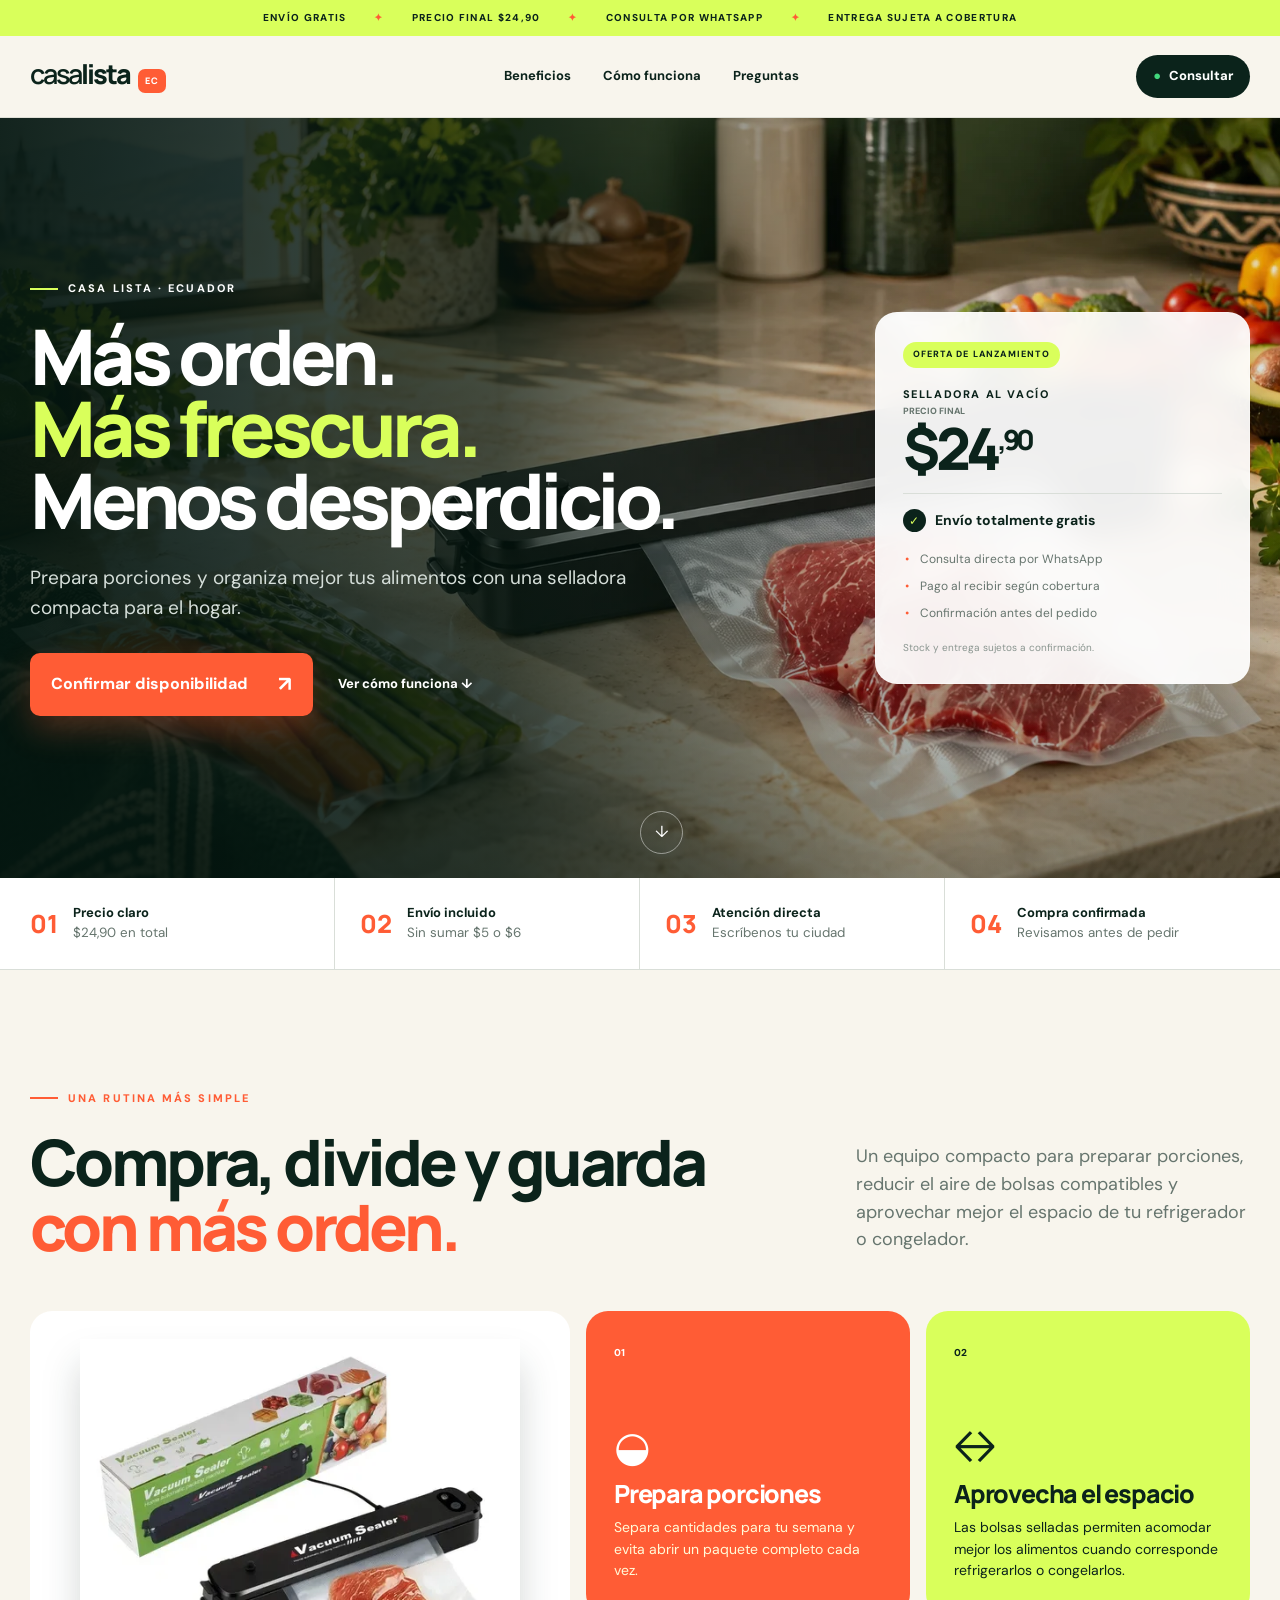
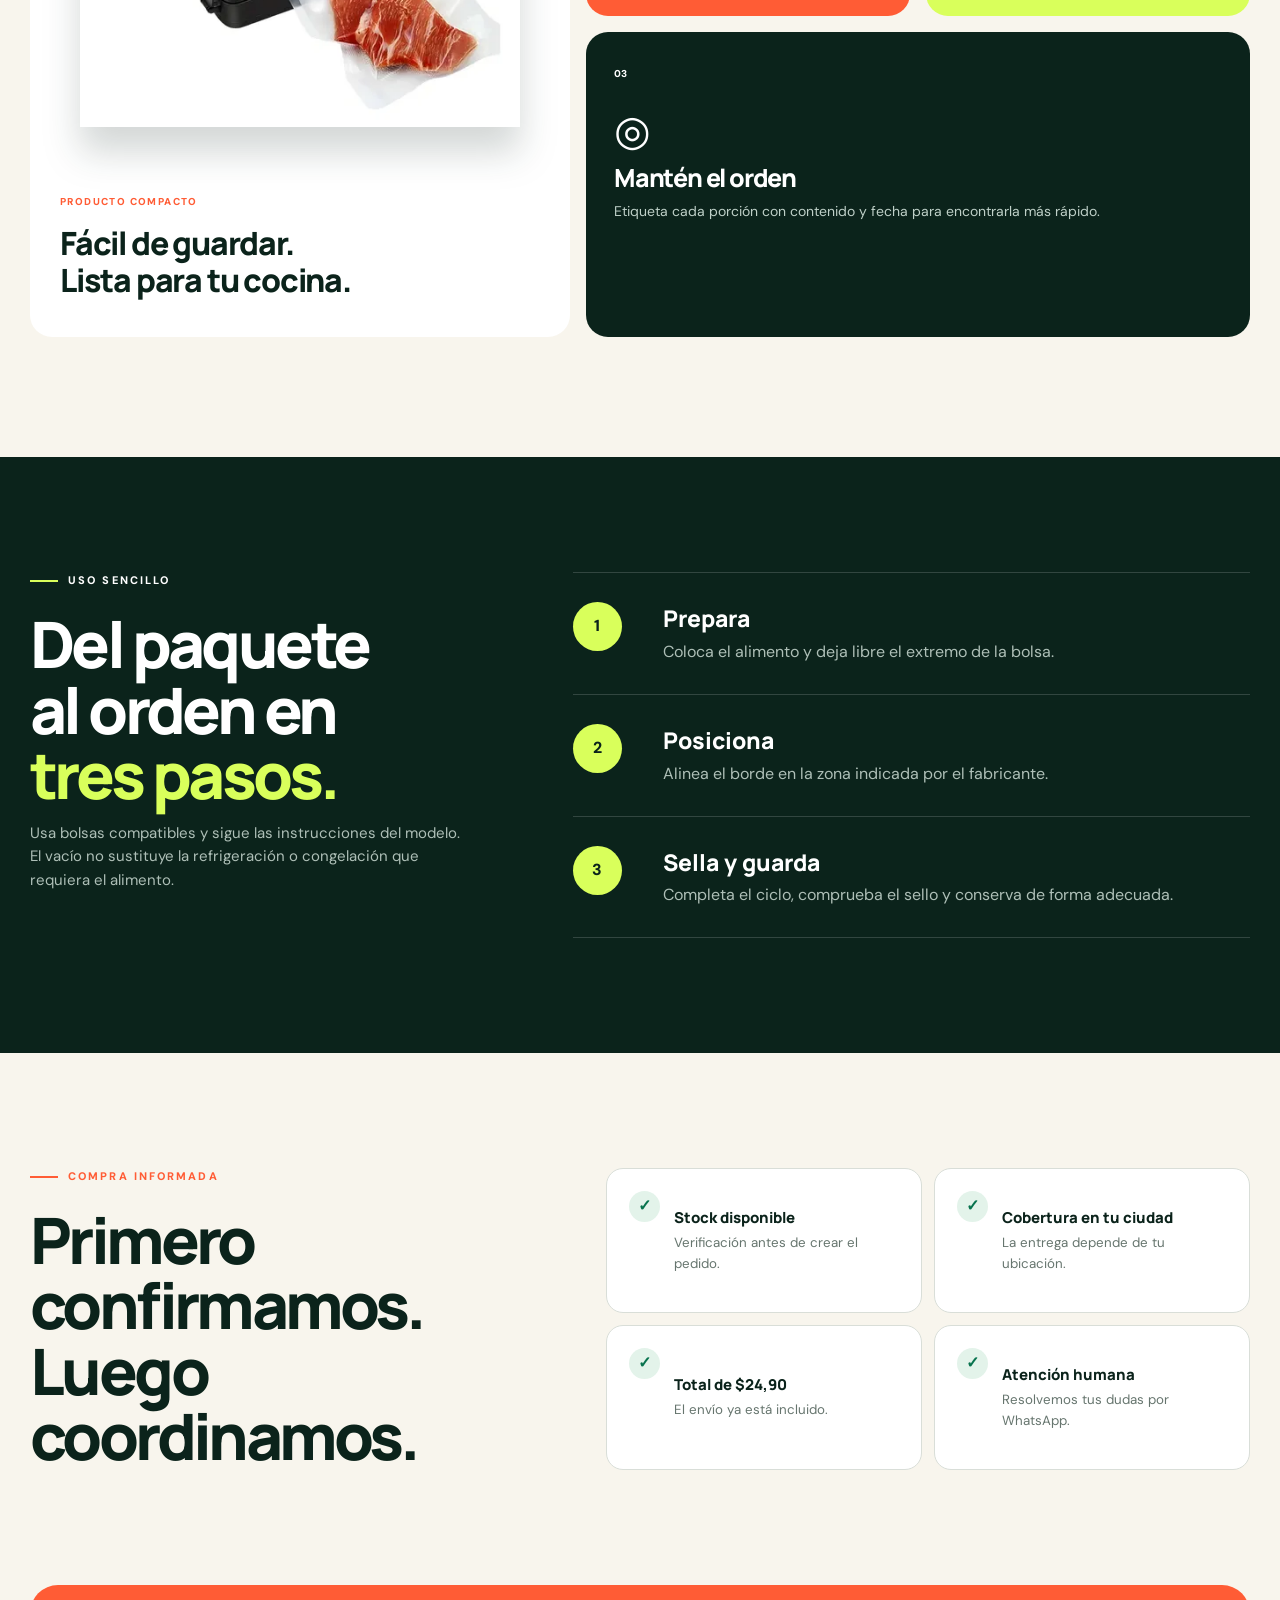
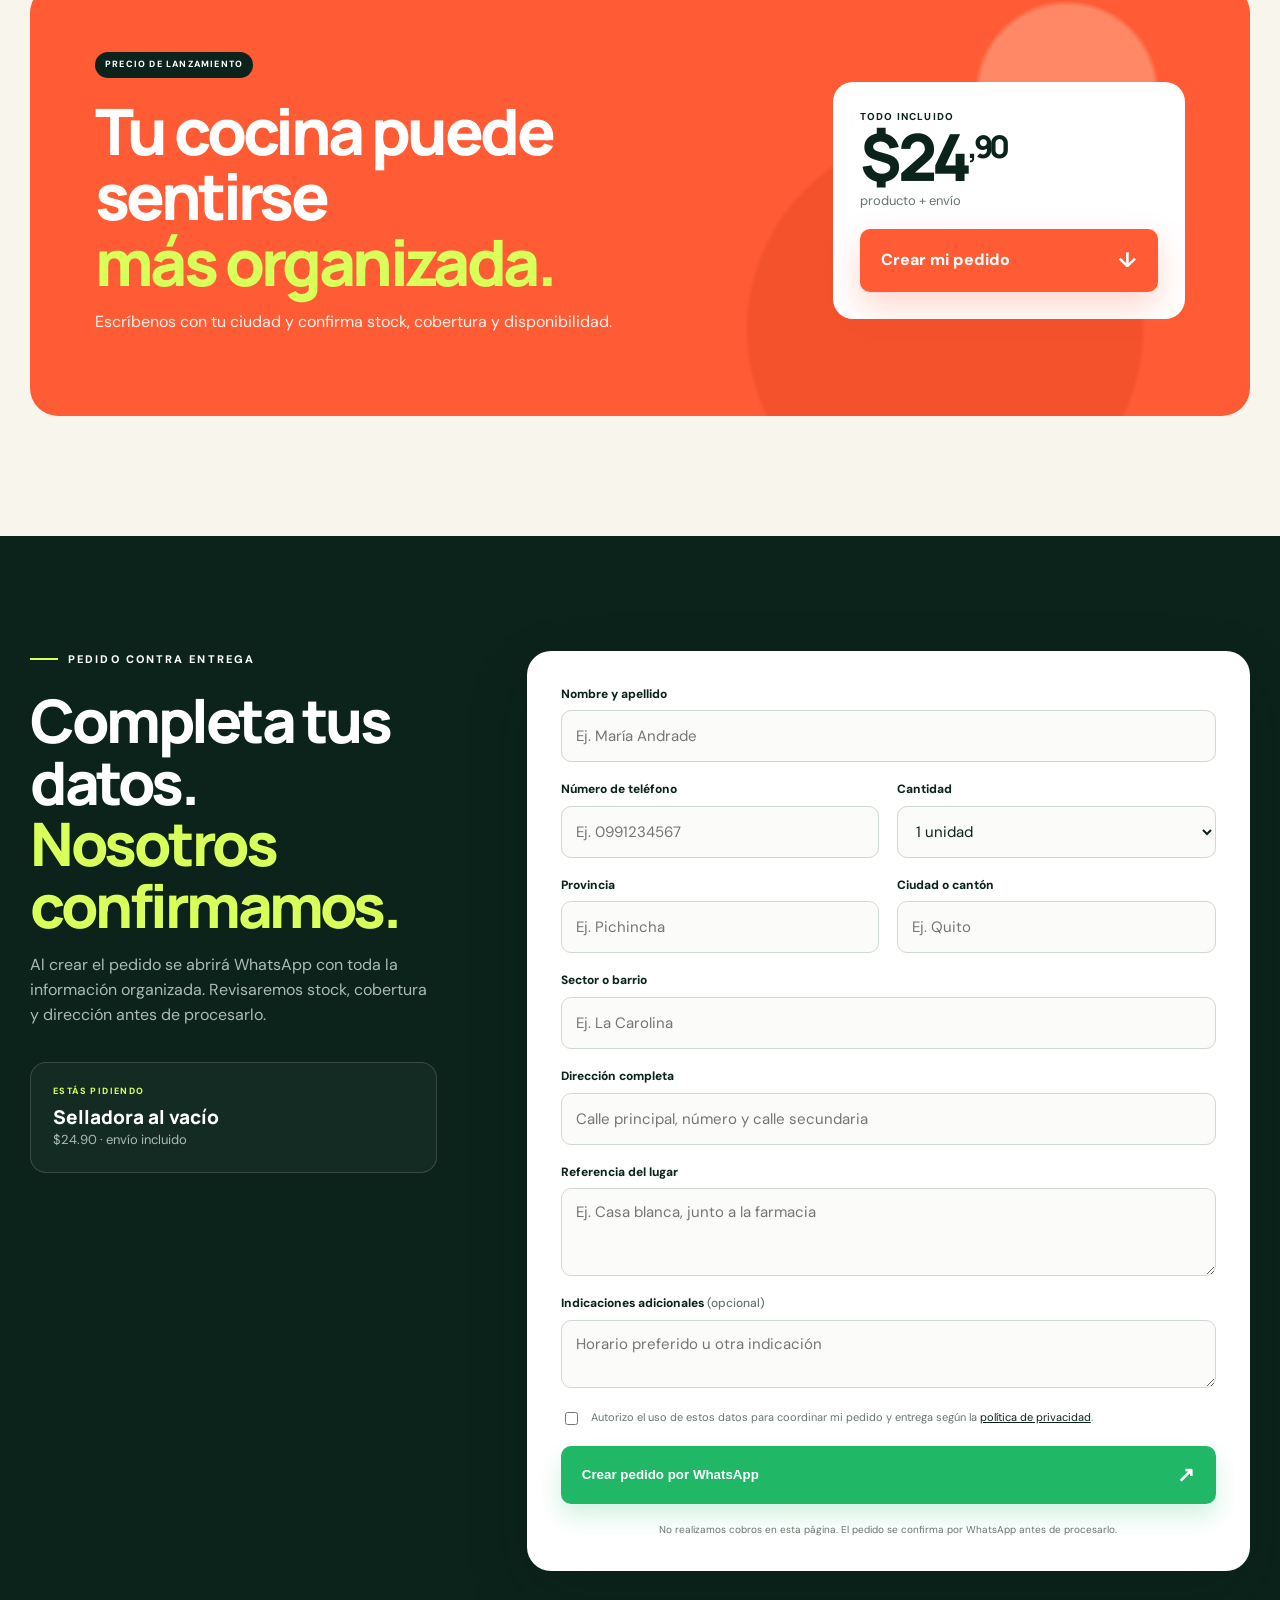
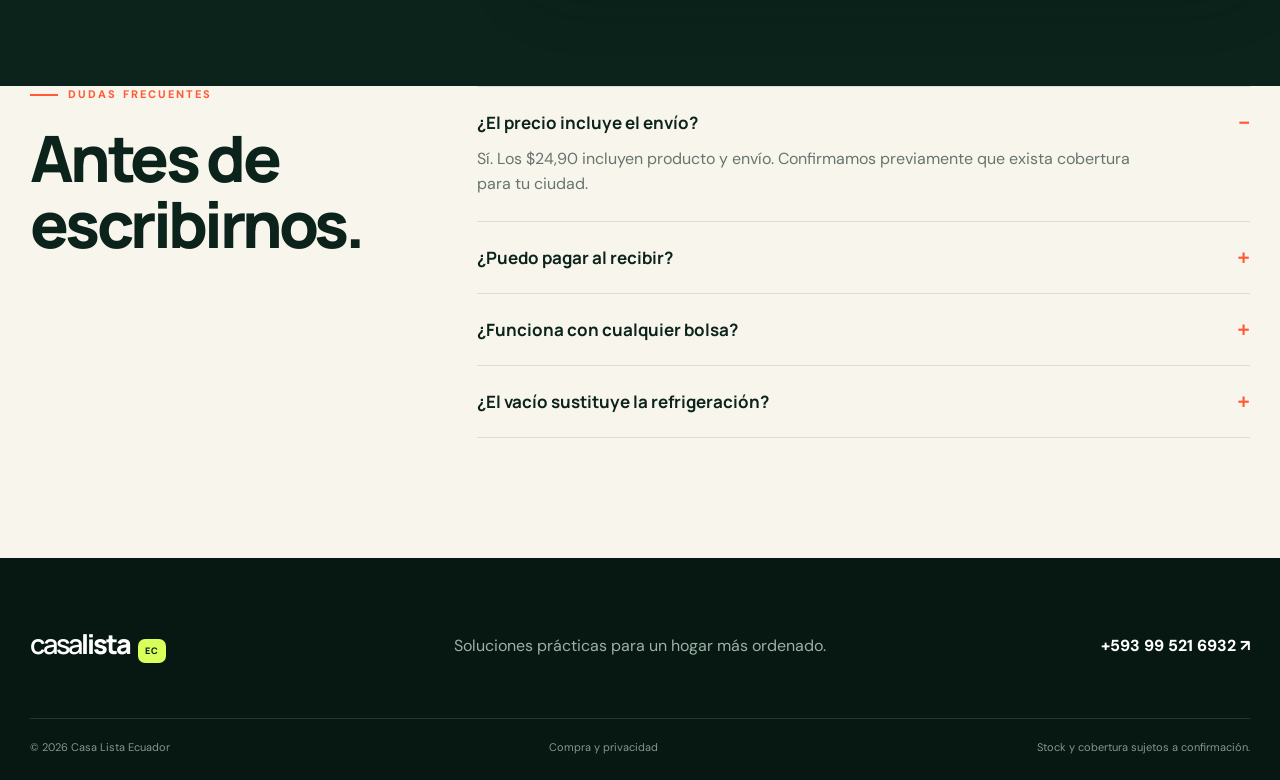
<file: index.html>
<!doctype html>
<html lang="es">
<head>
  <meta charset="utf-8">
  <meta name="viewport" content="width=device-width,initial-scale=1">
  <title>Casa Lista Ecuador | Selladora al vacío</title>
  <meta name="description" content="Selladora al vacío para organizar tu cocina. Precio final $24,90 con envío gratis. Consulta stock y cobertura en Ecuador por WhatsApp.">
  <meta name="theme-color" content="#0b231b">
  <meta property="og:title" content="Selladora al vacío | Casa Lista Ecuador">
  <meta property="og:description" content="$24,90 precio final con envío gratis. Confirma stock y cobertura por WhatsApp.">
  <meta property="og:type" content="website">
  <meta property="og:url" content="https://casa-lista-public.vercel.app/">
  <link rel="canonical" href="https://casa-lista-public.vercel.app/">
  <meta property="og:image" content="assets/cocina-selladora.webp">
  <link rel="icon" href="favicon.svg">
  <link rel="preload" href="assets/cocina-selladora.webp" as="image" type="image/webp">
  <link rel="stylesheet" href="styles.css">
</head>
<body>
  <div class="offer-tape"><div><span>ENVÍO GRATIS</span><i>✦</i><span>PRECIO FINAL $24,90</span><i>✦</i><span>CONSULTA POR WHATSAPP</span><i>✦</i><span>ENTREGA SUJETA A COBERTURA</span></div></div>
  <header class="site-head"><div class="shell nav">
    <a class="brand" href="#inicio" aria-label="Casa Lista Ecuador"><span>casa</span>lista<small>EC</small></a>
    <nav aria-label="Navegación principal"><a href="#beneficios">Beneficios</a><a href="#uso">Cómo funciona</a><a href="#preguntas">Preguntas</a></nav>
    <a class="head-cta" href="https://wa.me/593995216932?text=Hola%2C%20quiero%20informaci%C3%B3n%20sobre%20la%20selladora%20al%20vac%C3%ADo." target="_blank" rel="noopener"><span class="wa-dot">●</span> Consultar</a>
  </div></header>

  <main id="inicio">
    <section class="hero">
      <img class="hero-photo" src="assets/cocina-selladora.webp" alt="Selladora al vacío negra sobre una cocina con alimentos empacados" width="1672" height="941">
      <div class="hero-shade"></div>
      <div class="shell hero-inner">
        <div class="hero-copy">
          <p class="eyebrow"><span></span> CASA LISTA · ECUADOR</p>
          <h1>Más orden.<br><em>Más frescura.</em><br>Menos desperdicio.</h1>
          <p class="hero-lead">Prepara porciones y organiza mejor tus alimentos con una selladora compacta para el hogar.</p>
          <div class="hero-actions">
            <a class="button button-main" href="https://wa.me/593995216932?text=Hola%2C%20quiero%20confirmar%20stock%20de%20la%20selladora%20a%20%2424%2C90%20con%20env%C3%ADo%20gratis.%20Mi%20ciudad%20es%3A%20" target="_blank" rel="noopener">Confirmar disponibilidad <b>↗</b></a>
            <a class="text-link" href="#uso">Ver cómo funciona ↓</a>
          </div>
        </div>
        <aside class="offer-card" aria-label="Oferta de lanzamiento">
          <span class="offer-tag">OFERTA DE LANZAMIENTO</span><p>SELLADORA AL VACÍO</p>
          <div class="price"><small>PRECIO FINAL</small><strong>$24<sup>,90</sup></strong></div>
          <div class="free"><span>✓</span><b>Envío totalmente gratis</b></div>
          <ul><li>Consulta directa por WhatsApp</li><li>Pago al recibir según cobertura</li><li>Confirmación antes del pedido</li></ul>
          <small class="card-note">Stock y entrega sujetos a confirmación.</small>
        </aside>
      </div>
      <a class="hero-scroll" href="#beneficios" aria-label="Bajar a beneficios">↓</a>
    </section>

    <section class="quick-facts" aria-label="Datos de compra"><div class="shell facts-grid">
      <div><span>01</span><p><b>Precio claro</b><small>$24,90 en total</small></p></div>
      <div><span>02</span><p><b>Envío incluido</b><small>Sin sumar $5 o $6</small></p></div>
      <div><span>03</span><p><b>Atención directa</b><small>Escríbenos tu ciudad</small></p></div>
      <div><span>04</span><p><b>Compra confirmada</b><small>Revisamos antes de pedir</small></p></div>
    </div></section>

    <section class="intro shell" id="beneficios">
      <div><p class="eyebrow dark"><span></span> UNA RUTINA MÁS SIMPLE</p><h2>Compra, divide y guarda<br><em>con más orden.</em></h2></div>
      <p class="intro-copy">Un equipo compacto para preparar porciones, reducir el aire de bolsas compatibles y aprovechar mejor el espacio de tu refrigerador o congelador.</p>
    </section>

    <section class="bento shell">
      <article class="tile tile-photo"><img src="assets/selladora.webp" alt="Selladora negra con su empaque" width="500" height="440" loading="lazy"><div><span>PRODUCTO COMPACTO</span><h3>Fácil de guardar.<br>Lista para tu cocina.</h3></div></article>
      <article class="tile tile-orange"><span class="tile-number">01</span><div class="line-icon">◒</div><h3>Prepara porciones</h3><p>Separa cantidades para tu semana y evita abrir un paquete completo cada vez.</p></article>
      <article class="tile tile-lime"><span class="tile-number">02</span><div class="line-icon">↔</div><h3>Aprovecha el espacio</h3><p>Las bolsas selladas permiten acomodar mejor los alimentos cuando corresponde refrigerarlos o congelarlos.</p></article>
      <article class="tile tile-ink"><span class="tile-number">03</span><div class="line-icon">◎</div><h3>Mantén el orden</h3><p>Etiqueta cada porción con contenido y fecha para encontrarla más rápido.</p></article>
    </section>

    <section class="steps" id="uso"><div class="shell steps-layout">
      <div class="steps-copy"><p class="eyebrow light"><span></span> USO SENCILLO</p><h2>Del paquete<br>al orden en<br><em>tres pasos.</em></h2><p>Usa bolsas compatibles y sigue las instrucciones del modelo. El vacío no sustituye la refrigeración o congelación que requiera el alimento.</p></div>
      <ol>
        <li><span>1</span><div><b>Prepara</b><p>Coloca el alimento y deja libre el extremo de la bolsa.</p></div></li>
        <li><span>2</span><div><b>Posiciona</b><p>Alinea el borde en la zona indicada por el fabricante.</p></div></li>
        <li><span>3</span><div><b>Sella y guarda</b><p>Completa el ciclo, comprueba el sello y conserva de forma adecuada.</p></div></li>
      </ol>
    </div></section>

    <section class="honest shell">
      <div><p class="eyebrow dark"><span></span> COMPRA INFORMADA</p><h2>Primero confirmamos.<br>Luego coordinamos.</h2></div>
      <div class="checks">
        <div><span>✓</span><p><b>Stock disponible</b><small>Verificación antes de crear el pedido.</small></p></div>
        <div><span>✓</span><p><b>Cobertura en tu ciudad</b><small>La entrega depende de tu ubicación.</small></p></div>
        <div><span>✓</span><p><b>Total de $24,90</b><small>El envío ya está incluido.</small></p></div>
        <div><span>✓</span><p><b>Atención humana</b><small>Resolvemos tus dudas por WhatsApp.</small></p></div>
      </div>
    </section>

    <section class="conversion shell" id="pedido">
      <div class="conversion-bg"></div>
      <div class="conversion-copy"><span class="offer-tag">PRECIO DE LANZAMIENTO</span><h2>Tu cocina puede sentirse<br><em>más organizada.</em></h2><p>Escríbenos con tu ciudad y confirma stock, cobertura y disponibilidad.</p></div>
      <div class="conversion-price"><small>TODO INCLUIDO</small><b>$24<sup>,90</sup></b><span>producto + envío</span><a class="button button-main" href="#formulario-pedido">Crear mi pedido <strong>↓</strong></a></div>
    </section>

    <section class="order-section" id="formulario-pedido">
      <div class="shell order-layout">
        <div class="order-intro">
          <p class="eyebrow light"><span></span> PEDIDO CONTRA ENTREGA</p>
          <h2>Completa tus datos.<br><em>Nosotros confirmamos.</em></h2>
          <p>Al crear el pedido se abrirá WhatsApp con toda la información organizada. Revisaremos stock, cobertura y dirección antes de procesarlo.</p>
          <div class="order-summary"><small>ESTÁS PIDIENDO</small><b>Selladora al vacío</b><span>$24.90 · envío incluido</span></div>
        </div>
        <form class="order-form" data-product="Selladora al vacío" data-price="24.90" data-product-id="134218">
          <div class="field full"><label for="nombre-134218">Nombre y apellido</label><input id="nombre-134218" name="nombre" type="text" autocomplete="name" placeholder="Ej. María Andrade" minlength="3" required></div>
          <div class="field"><label for="telefono-134218">Número de teléfono</label><input id="telefono-134218" name="telefono" type="tel" inputmode="tel" autocomplete="tel" placeholder="Ej. 0991234567" pattern="[0-9+ ]{9,15}" required></div>
          <div class="field"><label for="cantidad-134218">Cantidad</label><select id="cantidad-134218" name="cantidad" required><option value="1">1 unidad</option><option value="2">2 unidades</option><option value="3">3 unidades</option></select></div>
          <div class="field"><label for="provincia-134218">Provincia</label><input id="provincia-134218" name="provincia" type="text" autocomplete="address-level1" placeholder="Ej. Pichincha" required></div>
          <div class="field"><label for="ciudad-134218">Ciudad o cantón</label><input id="ciudad-134218" name="ciudad" type="text" autocomplete="address-level2" placeholder="Ej. Quito" required></div>
          <div class="field full"><label for="sector-134218">Sector o barrio</label><input id="sector-134218" name="sector" type="text" autocomplete="address-level3" placeholder="Ej. La Carolina" required></div>
          <div class="field full"><label for="direccion-134218">Dirección completa</label><input id="direccion-134218" name="direccion" type="text" autocomplete="street-address" placeholder="Calle principal, número y calle secundaria" minlength="8" required></div>
          <div class="field full"><label for="referencia-134218">Referencia del lugar</label><textarea id="referencia-134218" name="referencia" rows="3" placeholder="Ej. Casa blanca, junto a la farmacia" minlength="5" required></textarea></div>
          <div class="field full"><label for="indicaciones-134218">Indicaciones adicionales <span>(opcional)</span></label><textarea id="indicaciones-134218" name="indicaciones" rows="2" placeholder="Horario preferido u otra indicación"></textarea></div>
          <label class="consent"><input type="checkbox" required><span>Autorizo el uso de estos datos para coordinar mi pedido y entrega según la <a href="privacidad.html">política de privacidad</a>.</span></label>
          <button class="button order-submit" type="submit"><span>Crear pedido por WhatsApp</span><b>↗</b></button>
          <p class="form-note">No realizamos cobros en esta página. El pedido se confirma por WhatsApp antes de procesarlo.</p>
        </form>
      </div>
    </section>

    <section class="faq shell" id="preguntas">
      <div><p class="eyebrow dark"><span></span> DUDAS FRECUENTES</p><h2>Antes de<br>escribirnos.</h2></div>
      <div class="questions">
        <details open><summary>¿El precio incluye el envío?</summary><p>Sí. Los $24,90 incluyen producto y envío. Confirmamos previamente que exista cobertura para tu ciudad.</p></details>
        <details><summary>¿Puedo pagar al recibir?</summary><p>El pago contra entrega depende de la cobertura disponible para la ciudad y dirección indicadas. Se confirma por WhatsApp.</p></details>
        <details><summary>¿Funciona con cualquier bolsa?</summary><p>Requiere bolsas compatibles con selladoras al vacío. Consulta los accesorios incluidos y la compatibilidad antes de pedir.</p></details>
        <details><summary>¿El vacío sustituye la refrigeración?</summary><p>No. Cada alimento debe mantenerse refrigerado o congelado cuando corresponda, incluso después de sellarlo.</p></details>
      </div>
    </section>
  </main>

  <footer>
    <div class="shell footer-top"><a class="brand footer-brand" href="#inicio"><span>casa</span>lista<small>EC</small></a><p>Soluciones prácticas para un hogar más ordenado.</p><a class="footer-wa" href="https://wa.me/593995216932" target="_blank" rel="noopener">+593 99 521 6932 ↗</a></div>
    <div class="shell footer-bottom"><span>© 2026 Casa Lista Ecuador</span><a href="privacidad.html">Compra y privacidad</a><span>Stock y cobertura sujetos a confirmación.</span></div>
  </footer>
  <a class="sticky-wa" href="https://wa.me/593995216932?text=Hola%2C%20quiero%20consultar%20la%20selladora%20a%20%2424%2C90." target="_blank" rel="noopener"><span>●</span><b>Consultar por WhatsApp</b><small>$24,90 · envío gratis</small></a>
  <script src="order.js"></script>
</body>
</html>
</file>
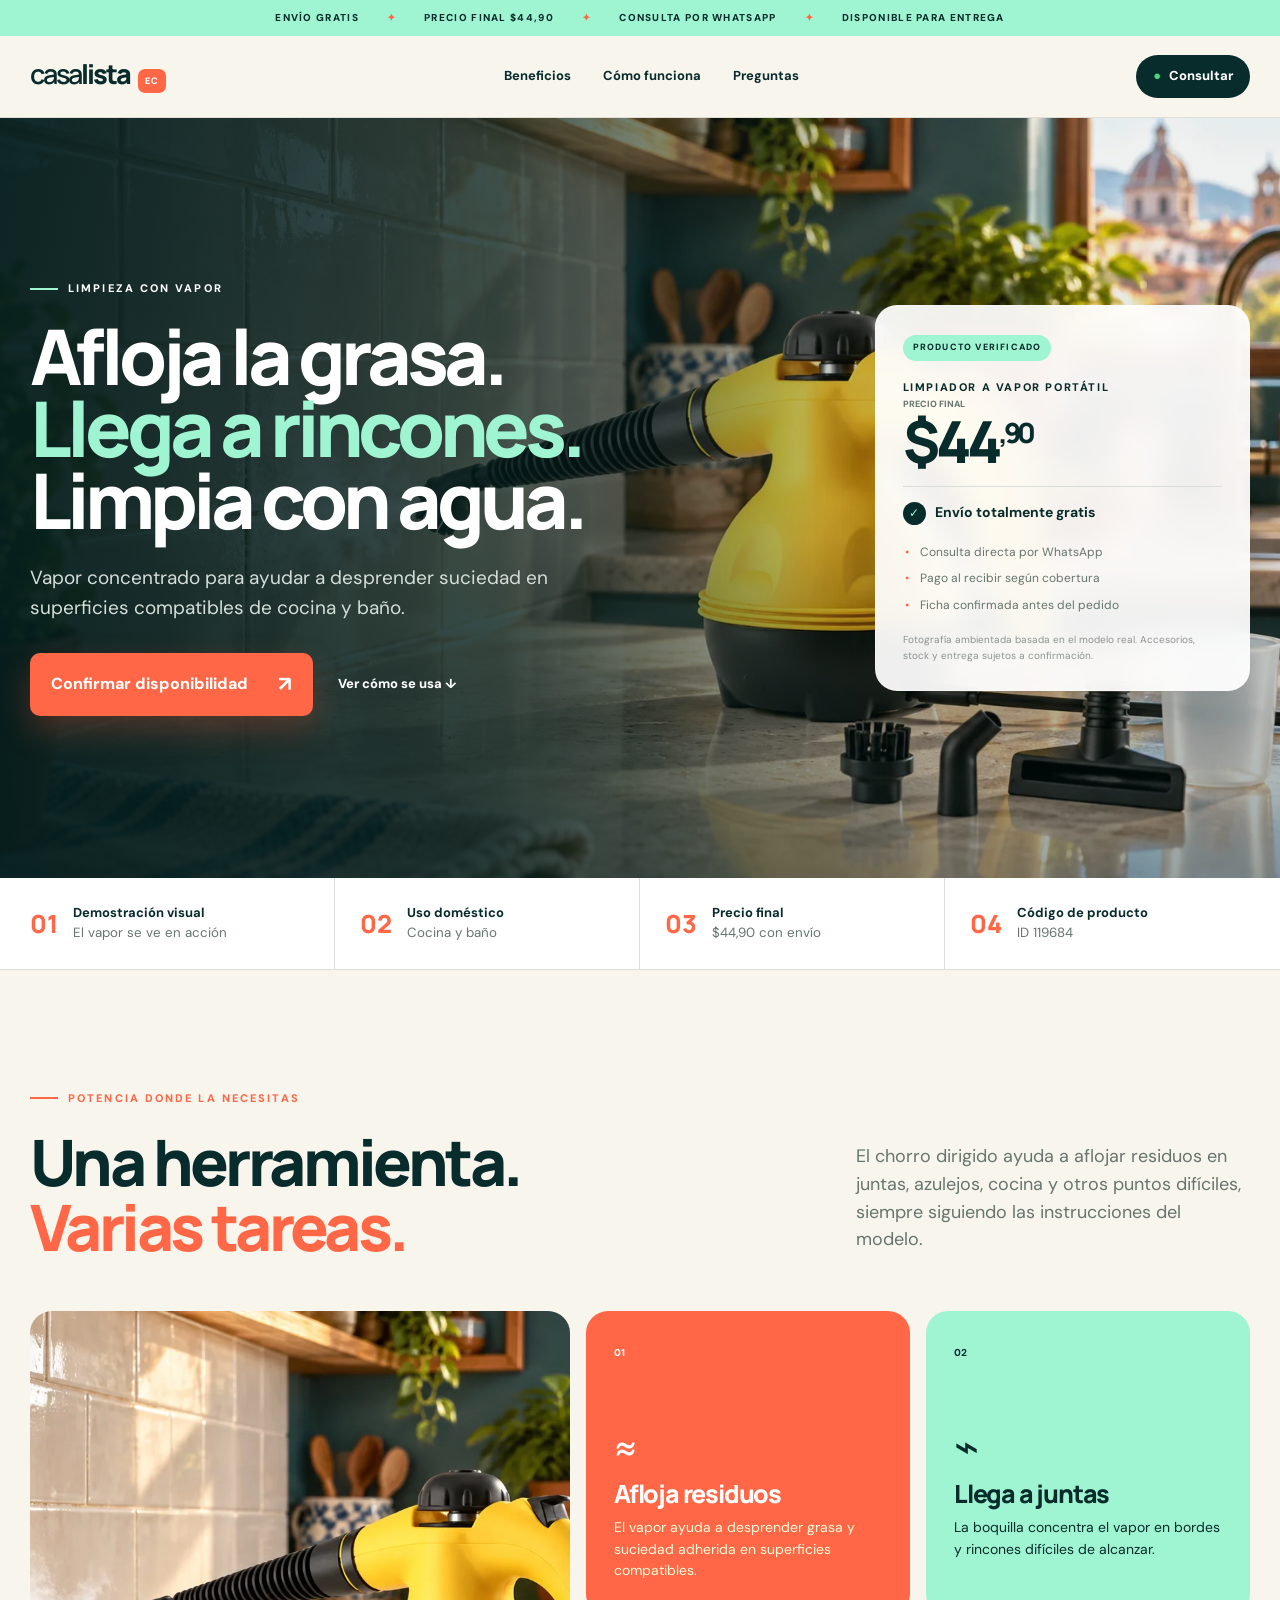
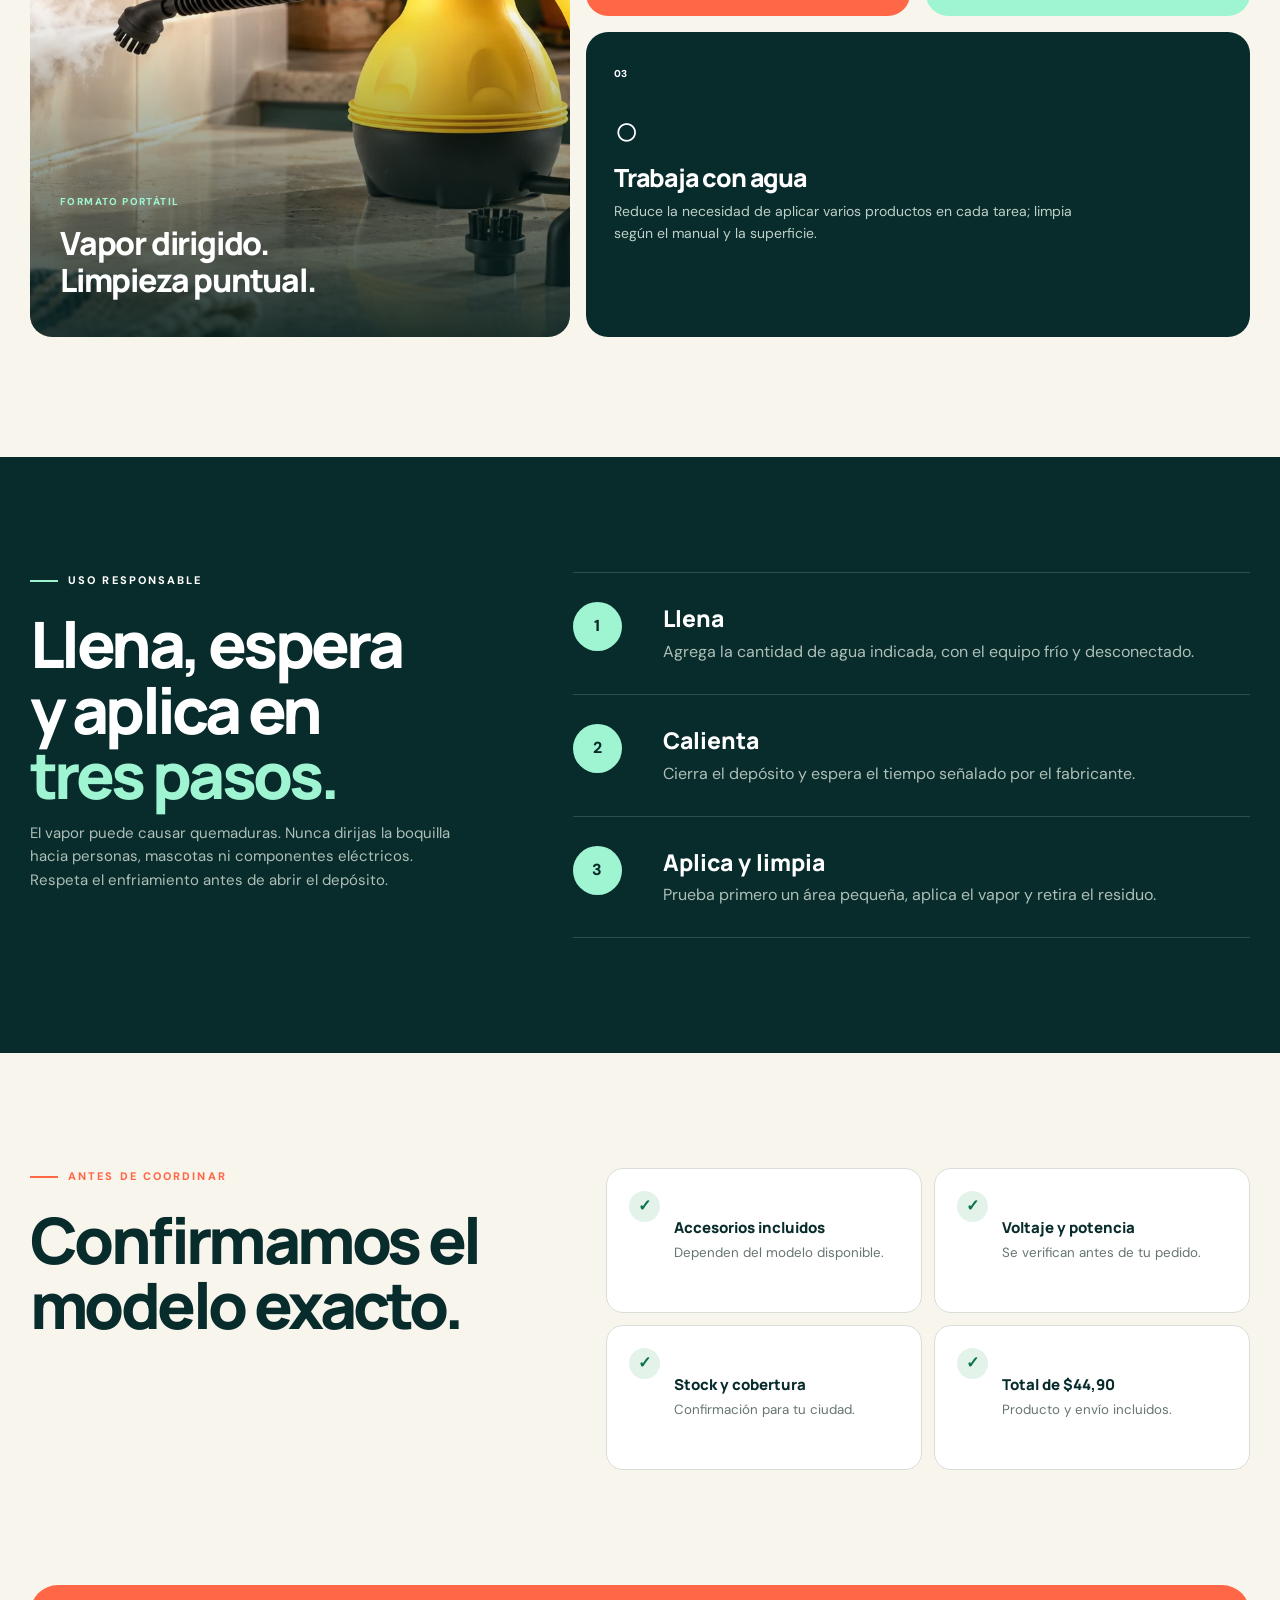
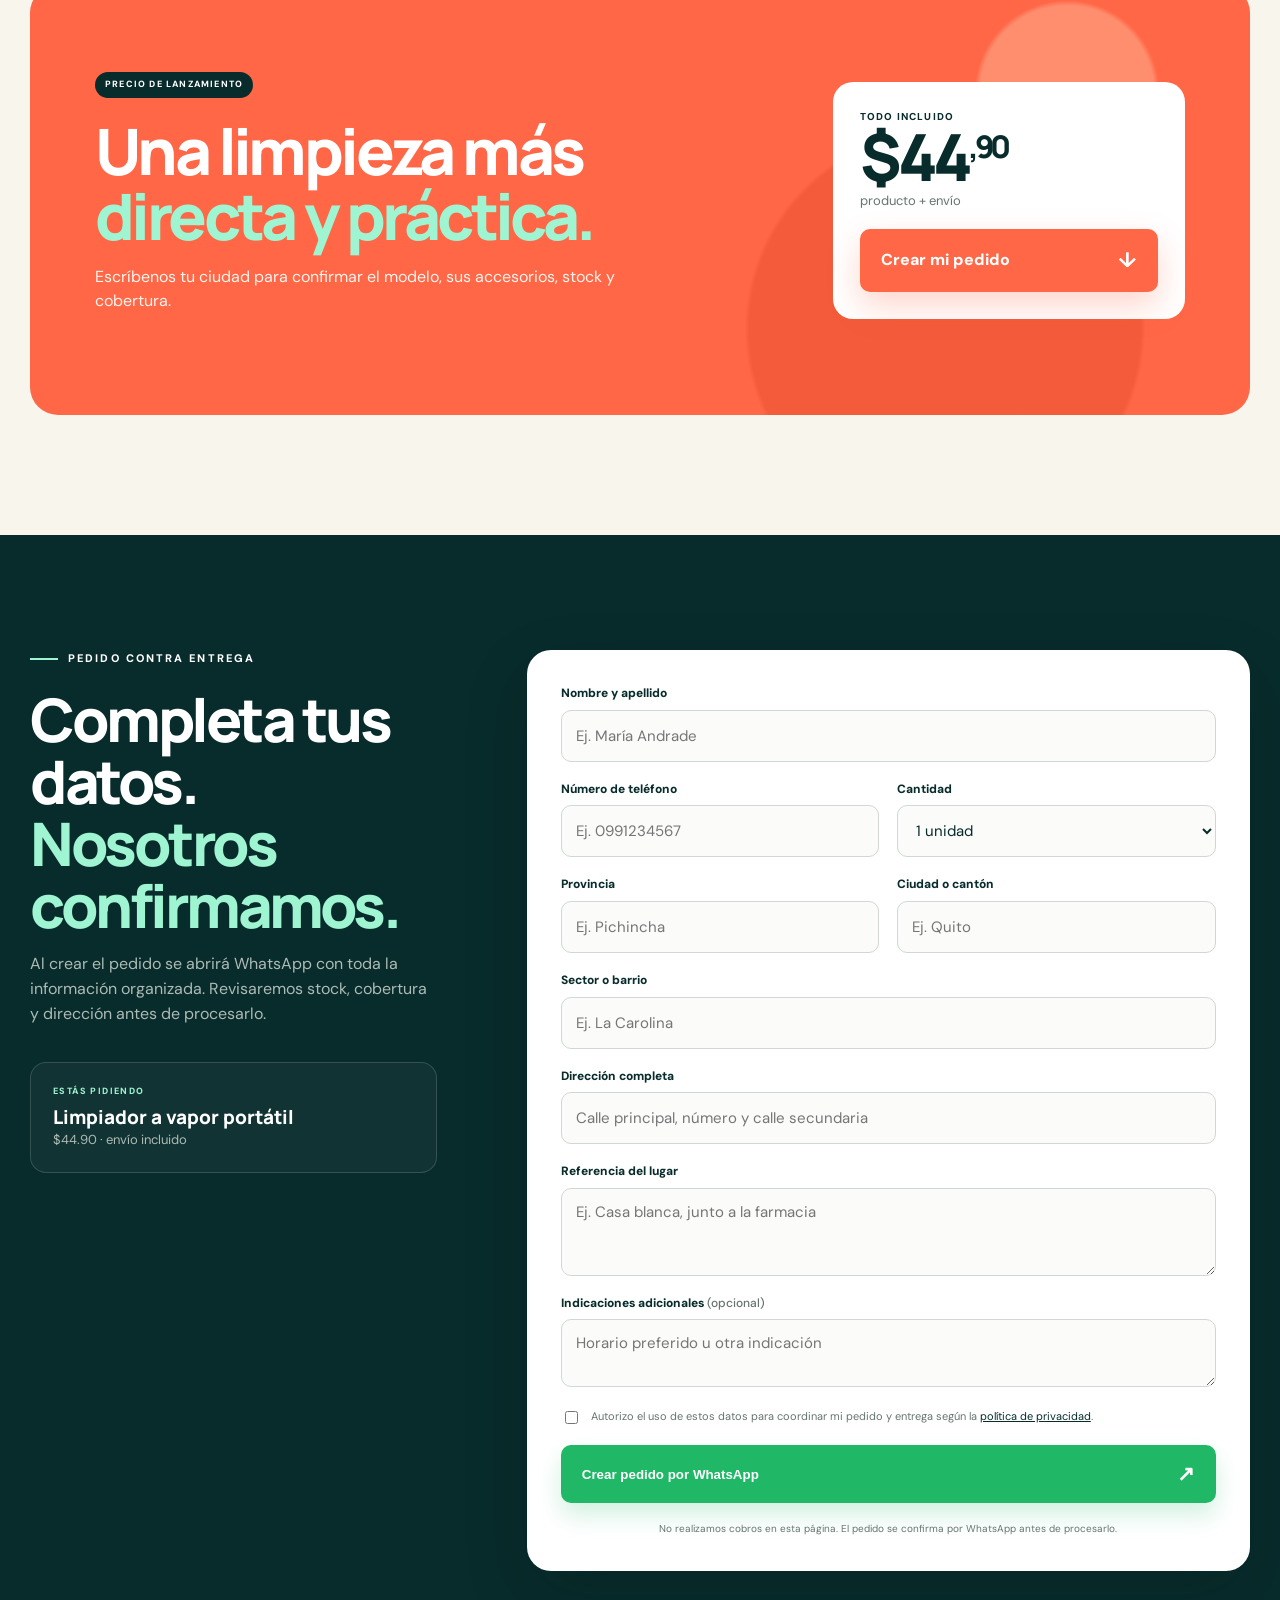
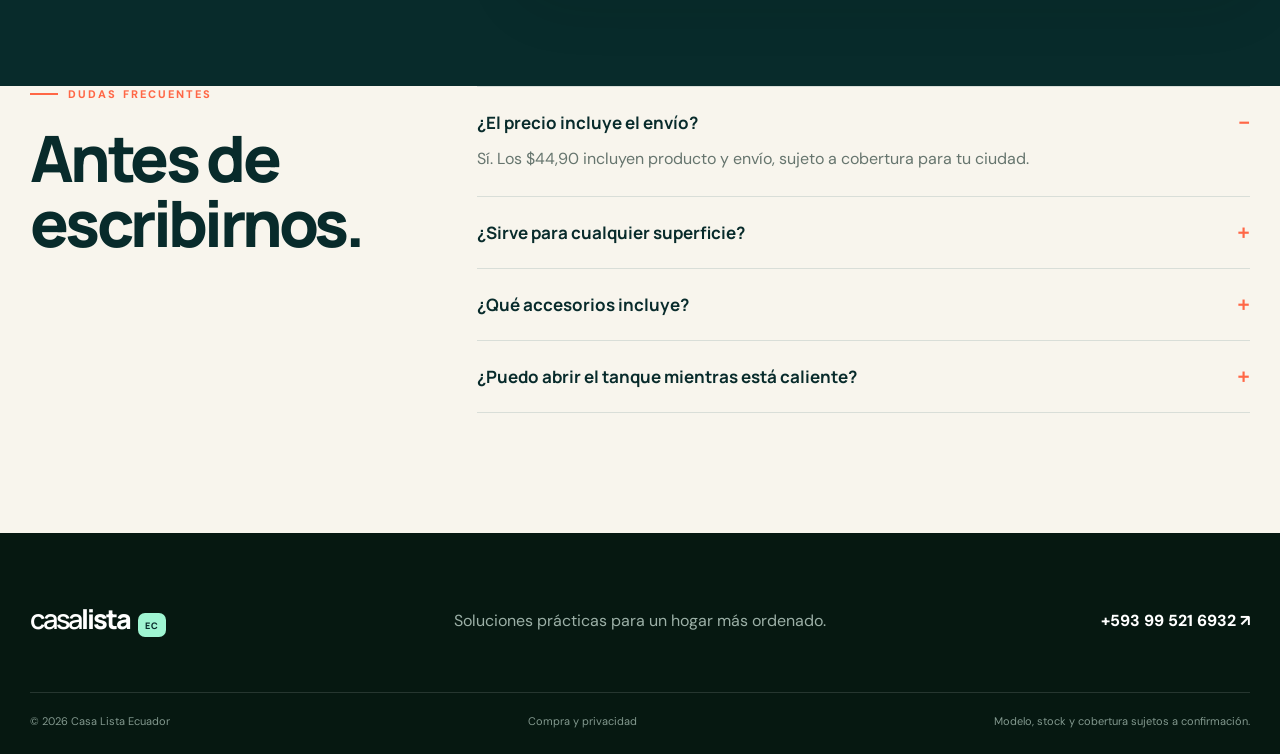
<file: vapor/index.html>
<!doctype html>
<html lang="es">
<head>
  <meta charset="utf-8"><meta name="viewport" content="width=device-width,initial-scale=1">
  <title>Limpiador a vapor portátil | Casa Lista Ecuador</title>
  <meta name="description" content="Limpiador a vapor portátil para cocina y baño. Precio de lanzamiento $44,90 con envío gratis. Consulta disponibilidad en Ecuador.">
  <meta name="theme-color" content="#082b2b">
  <meta property="og:title" content="Limpiador a vapor portátil | Casa Lista Ecuador">
  <meta property="og:description" content="$44,90 con envío gratis. Confirma modelo, stock y cobertura por WhatsApp.">
  <meta property="og:type" content="website"><meta property="og:url" content="https://casa-lista-public.vercel.app/vapor/">
  <meta property="og:image" content="https://casa-lista-public.vercel.app/assets/limpiador-vapor.webp">
  <link rel="canonical" href="https://casa-lista-public.vercel.app/vapor/"><link rel="icon" href="../favicon.svg">
  <link rel="preload" href="../assets/limpiador-vapor.webp" as="image" type="image/webp"><link rel="stylesheet" href="../styles.css"><link rel="stylesheet" href="vapor.css">
</head>
<body class="vapor-page">
  <div class="offer-tape"><div><span>ENVÍO GRATIS</span><i>✦</i><span>PRECIO FINAL $44,90</span><i>✦</i><span>CONSULTA POR WHATSAPP</span><i>✦</i><span>DISPONIBLE PARA ENTREGA</span></div></div>
  <header class="site-head"><div class="shell nav">
    <a class="brand" href="../"><span>casa</span>lista<small>EC</small></a>
    <nav><a href="#beneficios">Beneficios</a><a href="#uso">Cómo funciona</a><a href="#preguntas">Preguntas</a></nav>
    <a class="head-cta" href="https://wa.me/593995216932?text=Hola%2C%20quiero%20informaci%C3%B3n%20sobre%20el%20limpiador%20a%20vapor%20port%C3%A1til." target="_blank" rel="noopener"><span class="wa-dot">●</span> Consultar</a>
  </div></header>
  <main>
    <section class="hero">
      <img class="hero-photo" src="../assets/limpiador-vapor.webp" alt="Limpiador a vapor portátil en una cocina" width="1672" height="941"><div class="hero-shade"></div>
      <div class="shell hero-inner">
        <div class="hero-copy"><p class="eyebrow"><span></span> LIMPIEZA CON VAPOR</p><h1>Afloja la grasa.<br><em>Llega a rincones.</em><br>Limpia con agua.</h1><p class="hero-lead">Vapor concentrado para ayudar a desprender suciedad en superficies compatibles de cocina y baño.</p>
          <div class="hero-actions"><a class="button button-main" href="https://wa.me/593995216932?text=Hola%2C%20quiero%20confirmar%20el%20limpiador%20a%20vapor%20a%20%2444%2C90.%20Mi%20ciudad%20es%3A%20" target="_blank" rel="noopener">Confirmar disponibilidad <b>↗</b></a><a class="text-link" href="#uso">Ver cómo se usa ↓</a></div>
        </div>
        <aside class="offer-card"><span class="offer-tag">PRODUCTO VERIFICADO</span><p>LIMPIADOR A VAPOR PORTÁTIL</p><div class="price"><small>PRECIO FINAL</small><strong>$44<sup>,90</sup></strong></div><div class="free"><span>✓</span><b>Envío totalmente gratis</b></div><ul><li>Consulta directa por WhatsApp</li><li>Pago al recibir según cobertura</li><li>Ficha confirmada antes del pedido</li></ul><small class="card-note">Fotografía ambientada basada en el modelo real. Accesorios, stock y entrega sujetos a confirmación.</small></aside>
      </div>
    </section>
    <section class="quick-facts"><div class="shell facts-grid">
      <div><span>01</span><p><b>Demostración visual</b><small>El vapor se ve en acción</small></p></div><div><span>02</span><p><b>Uso doméstico</b><small>Cocina y baño</small></p></div><div><span>03</span><p><b>Precio final</b><small>$44,90 con envío</small></p></div><div><span>04</span><p><b>Código de producto</b><small>ID 119684</small></p></div>
    </div></section>
    <section class="intro shell" id="beneficios"><div><p class="eyebrow dark"><span></span> POTENCIA DONDE LA NECESITAS</p><h2>Una herramienta.<br><em>Varias tareas.</em></h2></div><p class="intro-copy">El chorro dirigido ayuda a aflojar residuos en juntas, azulejos, cocina y otros puntos difíciles, siempre siguiendo las instrucciones del modelo.</p></section>
    <section class="bento shell">
      <article class="tile tile-photo vapor-photo"><img src="../assets/limpiador-vapor.webp" alt="Limpiador a vapor con accesorios" loading="lazy"><div><span>FORMATO PORTÁTIL</span><h3>Vapor dirigido.<br>Limpieza puntual.</h3></div></article>
      <article class="tile tile-orange"><span class="tile-number">01</span><div class="line-icon">≈</div><h3>Afloja residuos</h3><p>El vapor ayuda a desprender grasa y suciedad adherida en superficies compatibles.</p></article>
      <article class="tile tile-lime"><span class="tile-number">02</span><div class="line-icon">⌁</div><h3>Llega a juntas</h3><p>La boquilla concentra el vapor en bordes y rincones difíciles de alcanzar.</p></article>
      <article class="tile tile-ink"><span class="tile-number">03</span><div class="line-icon">○</div><h3>Trabaja con agua</h3><p>Reduce la necesidad de aplicar varios productos en cada tarea; limpia según el manual y la superficie.</p></article>
    </section>
    <section class="steps" id="uso"><div class="shell steps-layout">
      <div class="steps-copy"><p class="eyebrow light"><span></span> USO RESPONSABLE</p><h2>Llena, espera<br>y aplica en<br><em>tres pasos.</em></h2><p>El vapor puede causar quemaduras. Nunca dirijas la boquilla hacia personas, mascotas ni componentes eléctricos. Respeta el enfriamiento antes de abrir el depósito.</p></div>
      <ol><li><span>1</span><div><b>Llena</b><p>Agrega la cantidad de agua indicada, con el equipo frío y desconectado.</p></div></li><li><span>2</span><div><b>Calienta</b><p>Cierra el depósito y espera el tiempo señalado por el fabricante.</p></div></li><li><span>3</span><div><b>Aplica y limpia</b><p>Prueba primero un área pequeña, aplica el vapor y retira el residuo.</p></div></li></ol>
    </div></section>
    <section class="honest shell"><div><p class="eyebrow dark"><span></span> ANTES DE COORDINAR</p><h2>Confirmamos el<br>modelo exacto.</h2></div><div class="checks">
      <div><span>✓</span><p><b>Accesorios incluidos</b><small>Dependen del modelo disponible.</small></p></div><div><span>✓</span><p><b>Voltaje y potencia</b><small>Se verifican antes de tu pedido.</small></p></div><div><span>✓</span><p><b>Stock y cobertura</b><small>Confirmación para tu ciudad.</small></p></div><div><span>✓</span><p><b>Total de $44,90</b><small>Producto y envío incluidos.</small></p></div>
    </div></section>
    <section class="conversion shell"><div class="conversion-bg"></div><div class="conversion-copy"><span class="offer-tag">PRECIO DE LANZAMIENTO</span><h2>Una limpieza más<br><em>directa y práctica.</em></h2><p>Escríbenos tu ciudad para confirmar el modelo, sus accesorios, stock y cobertura.</p></div><div class="conversion-price"><small>TODO INCLUIDO</small><b>$44<sup>,90</sup></b><span>producto + envío</span><a class="button button-main" href="#formulario-pedido">Crear mi pedido <strong>↓</strong></a></div></section>
    <section class="order-section" id="formulario-pedido">
      <div class="shell order-layout">
        <div class="order-intro">
          <p class="eyebrow light"><span></span> PEDIDO CONTRA ENTREGA</p>
          <h2>Completa tus datos.<br><em>Nosotros confirmamos.</em></h2>
          <p>Al crear el pedido se abrirá WhatsApp con toda la información organizada. Revisaremos stock, cobertura y dirección antes de procesarlo.</p>
          <div class="order-summary"><small>ESTÁS PIDIENDO</small><b>Limpiador a vapor portátil</b><span>$44.90 · envío incluido</span></div>
        </div>
        <form class="order-form" data-product="Limpiador a vapor portátil" data-price="44.90" data-product-id="119684">
          <div class="field full"><label for="nombre-119684">Nombre y apellido</label><input id="nombre-119684" name="nombre" type="text" autocomplete="name" placeholder="Ej. María Andrade" minlength="3" required></div>
          <div class="field"><label for="telefono-119684">Número de teléfono</label><input id="telefono-119684" name="telefono" type="tel" inputmode="tel" autocomplete="tel" placeholder="Ej. 0991234567" pattern="[0-9+ ]{9,15}" required></div>
          <div class="field"><label for="cantidad-119684">Cantidad</label><select id="cantidad-119684" name="cantidad" required><option value="1">1 unidad</option><option value="2">2 unidades</option><option value="3">3 unidades</option></select></div>
          <div class="field"><label for="provincia-119684">Provincia</label><input id="provincia-119684" name="provincia" type="text" autocomplete="address-level1" placeholder="Ej. Pichincha" required></div>
          <div class="field"><label for="ciudad-119684">Ciudad o cantón</label><input id="ciudad-119684" name="ciudad" type="text" autocomplete="address-level2" placeholder="Ej. Quito" required></div>
          <div class="field full"><label for="sector-119684">Sector o barrio</label><input id="sector-119684" name="sector" type="text" autocomplete="address-level3" placeholder="Ej. La Carolina" required></div>
          <div class="field full"><label for="direccion-119684">Dirección completa</label><input id="direccion-119684" name="direccion" type="text" autocomplete="street-address" placeholder="Calle principal, número y calle secundaria" minlength="8" required></div>
          <div class="field full"><label for="referencia-119684">Referencia del lugar</label><textarea id="referencia-119684" name="referencia" rows="3" placeholder="Ej. Casa blanca, junto a la farmacia" minlength="5" required></textarea></div>
          <div class="field full"><label for="indicaciones-119684">Indicaciones adicionales <span>(opcional)</span></label><textarea id="indicaciones-119684" name="indicaciones" rows="2" placeholder="Horario preferido u otra indicación"></textarea></div>
          <label class="consent"><input type="checkbox" required><span>Autorizo el uso de estos datos para coordinar mi pedido y entrega según la <a href="../privacidad.html">política de privacidad</a>.</span></label>
          <button class="button order-submit" type="submit"><span>Crear pedido por WhatsApp</span><b>↗</b></button>
          <p class="form-note">No realizamos cobros en esta página. El pedido se confirma por WhatsApp antes de procesarlo.</p>
        </form>
      </div>
    </section>

    <section class="faq shell" id="preguntas"><div><p class="eyebrow dark"><span></span> DUDAS FRECUENTES</p><h2>Antes de<br>escribirnos.</h2></div><div class="questions">
      <details open><summary>¿El precio incluye el envío?</summary><p>Sí. Los $44,90 incluyen producto y envío, sujeto a cobertura para tu ciudad.</p></details>
      <details><summary>¿Sirve para cualquier superficie?</summary><p>No. Evita madera sin tratar, pinturas delicadas, componentes eléctricos y materiales sensibles al calor. Prueba primero en un área pequeña y sigue el manual.</p></details>
      <details><summary>¿Qué accesorios incluye?</summary><p>Los accesorios dependen del modelo disponible. Te enviamos la ficha y la lista exacta antes de coordinar.</p></details>
      <details><summary>¿Puedo abrir el tanque mientras está caliente?</summary><p>No. Desconecta el equipo, libera la presión según el manual y espera a que enfríe antes de abrirlo.</p></details>
    </div></section>
  </main>
  <footer><div class="shell footer-top"><a class="brand footer-brand" href="../"><span>casa</span>lista<small>EC</small></a><p>Soluciones prácticas para un hogar más ordenado.</p><a class="footer-wa" href="https://wa.me/593995216932" target="_blank" rel="noopener">+593 99 521 6932 ↗</a></div><div class="shell footer-bottom"><span>© 2026 Casa Lista Ecuador</span><a href="../privacidad.html">Compra y privacidad</a><span>Modelo, stock y cobertura sujetos a confirmación.</span></div></footer>
  <a class="sticky-wa" href="https://wa.me/593995216932?text=Hola%2C%20quiero%20consultar%20el%20limpiador%20a%20vapor%20a%20%2444%2C90." target="_blank" rel="noopener"><span>●</span><b>Consultar por WhatsApp</b><small>$44,90 · envío gratis</small></a>
  <script src="../order.js"></script>
</body>
</html>
</file>
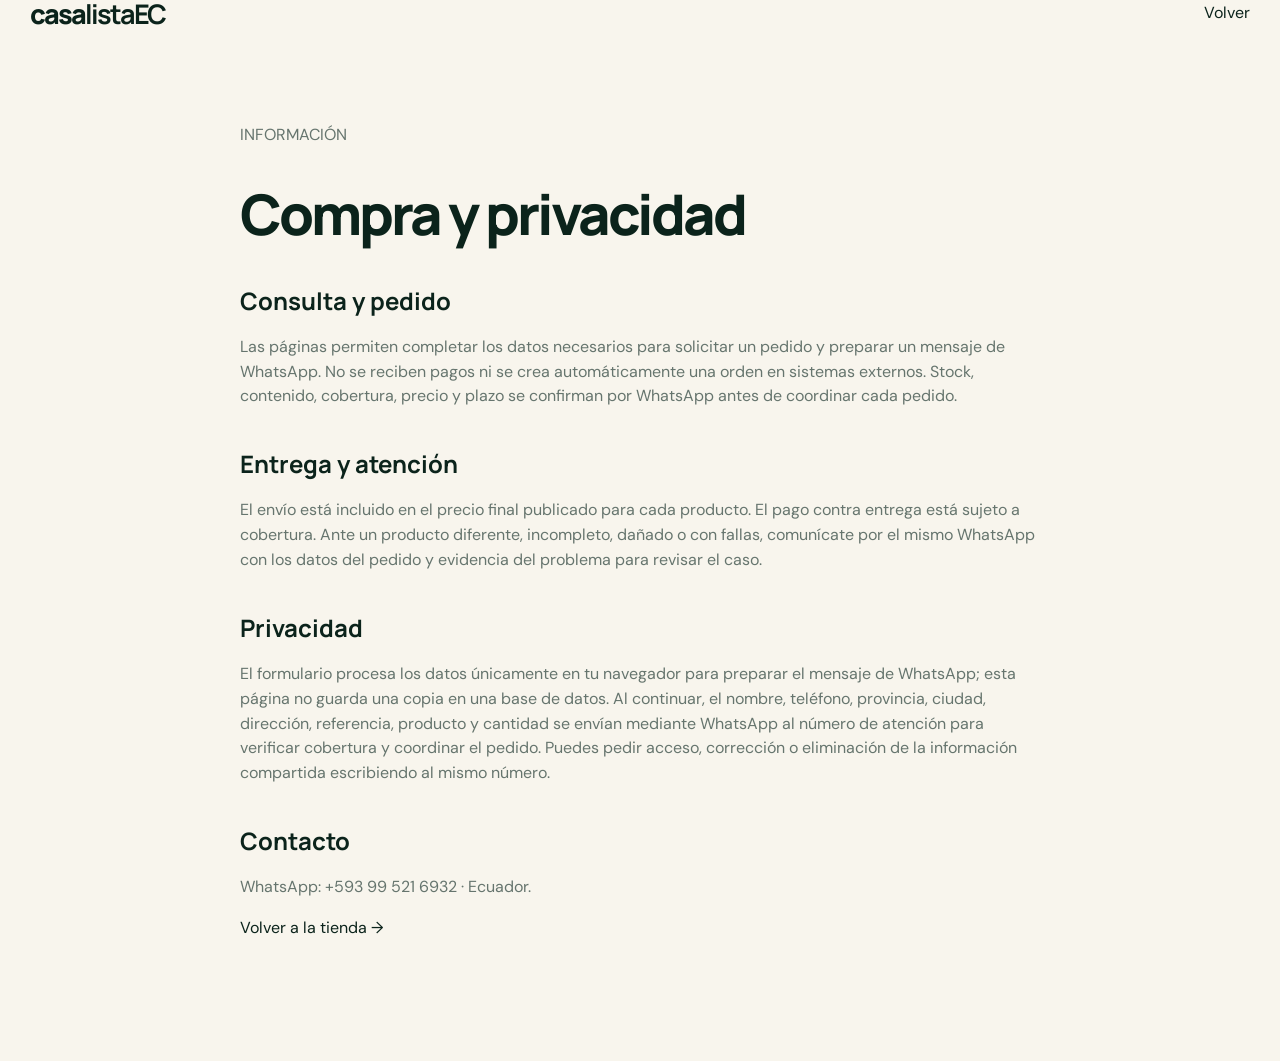
<file: privacidad.html>
<!doctype html><html lang="es"><head><meta charset="utf-8"><meta name="viewport" content="width=device-width,initial-scale=1"><title>Compra y privacidad | Casa Lista</title><link rel="stylesheet" href="styles.css"><link rel="icon" href="favicon.svg"></head><body><header class="nav shell"><a class="brand" href="index.html">casa<strong>lista</strong><b>EC</b></a><a class="nav-wa" href="index.html">Volver</a></header><main class="legal shell"><p class="kicker">INFORMACIÓN</p><h1>Compra y privacidad</h1><h2>Consulta y pedido</h2><p>Las páginas permiten completar los datos necesarios para solicitar un pedido y preparar un mensaje de WhatsApp. No se reciben pagos ni se crea automáticamente una orden en sistemas externos. Stock, contenido, cobertura, precio y plazo se confirman por WhatsApp antes de coordinar cada pedido.</p><h2>Entrega y atención</h2><p>El envío está incluido en el precio final publicado para cada producto. El pago contra entrega está sujeto a cobertura. Ante un producto diferente, incompleto, dañado o con fallas, comunícate por el mismo WhatsApp con los datos del pedido y evidencia del problema para revisar el caso.</p><h2>Privacidad</h2><p>El formulario procesa los datos únicamente en tu navegador para preparar el mensaje de WhatsApp; esta página no guarda una copia en una base de datos. Al continuar, el nombre, teléfono, provincia, ciudad, dirección, referencia, producto y cantidad se envían mediante WhatsApp al número de atención para verificar cobertura y coordinar el pedido. Puedes pedir acceso, corrección o eliminación de la información compartida escribiendo al mismo número.</p><h2>Contacto</h2><p>WhatsApp: +593 99 521 6932 · Ecuador.</p><a class="primary-cta" href="index.html">Volver a la tienda <span>→</span></a></main></body></html>
</file>
<file: styles.css>
@import url('https://fonts.googleapis.com/css2?family=DM+Sans:wght@400;500;600;700&family=Manrope:wght@600;700;800&display=swap');
:root{--ink:#0b231b;--paper:#f8f5ed;--white:#fff;--orange:#ff5c35;--orange2:#e94720;--lime:#d9ff5b;--muted:#66756e;--line:#d9ded8;--shadow:0 24px 65px rgba(4,24,17,.16)}
*{box-sizing:border-box}html{scroll-behavior:smooth;scroll-padding-top:110px}body{margin:0;background:var(--paper);color:var(--ink);font:16px/1.55 'DM Sans',sans-serif}a{color:inherit;text-decoration:none}img{display:block;max-width:100%}.shell{width:min(1220px,calc(100% - 48px));margin-inline:auto}
.offer-tape{height:36px;overflow:hidden;background:var(--lime);font-size:10px;font-weight:800;letter-spacing:1.3px;white-space:nowrap}.offer-tape>div{height:100%;display:flex;align-items:center;justify-content:center;gap:28px}.offer-tape i{font-style:normal;color:var(--orange)}
.site-head{height:82px;position:relative;z-index:10;background:rgba(248,245,237,.94);backdrop-filter:blur(16px);border-bottom:1px solid rgba(11,35,27,.1)}.nav{height:100%;display:flex;align-items:center;justify-content:space-between;gap:35px}.brand{font:800 27px/1 'Manrope',sans-serif;letter-spacing:-2px}.brand span{font-weight:600}.brand small{display:inline-grid;place-items:center;margin-left:8px;width:28px;height:24px;border-radius:7px;background:var(--orange);color:#fff;font-size:9px;letter-spacing:.8px}.nav nav{display:flex;gap:32px;font-size:13px;font-weight:700}.nav nav a{position:relative}.nav nav a:after{content:"";position:absolute;left:0;right:100%;bottom:-7px;height:2px;background:var(--orange);transition:.2s}.nav nav a:hover:after{right:0}.head-cta{display:flex;align-items:center;gap:8px;padding:11px 17px;border-radius:999px;background:var(--ink);color:#fff;font-size:13px;font-weight:800}.wa-dot{color:#42d77d}
.hero{position:relative;min-height:760px;display:flex;align-items:center;overflow:hidden;background:#10271f}.hero-photo{position:absolute;inset:0;width:100%;height:100%;object-fit:cover;object-position:center}.hero-shade{position:absolute;inset:0;background:linear-gradient(90deg,rgba(4,22,16,.94) 0%,rgba(4,22,16,.74) 39%,rgba(4,22,16,.1) 72%),linear-gradient(0deg,rgba(4,22,16,.42),transparent 45%)}.hero-inner{position:relative;z-index:2;display:grid;grid-template-columns:1.12fr .55fr;gap:80px;align-items:center;padding-block:72px}.hero-copy{color:#fff}.eyebrow{display:flex;align-items:center;gap:10px;margin:0 0 22px;font-size:11px;font-weight:800;letter-spacing:2.1px}.eyebrow span{width:28px;height:2px;background:var(--lime)}.eyebrow.dark{color:var(--orange)}.eyebrow.dark span{background:var(--orange)}.hero h1{max-width:770px;margin:0;font:800 clamp(52px,6vw,86px)/.94 'Manrope',sans-serif;letter-spacing:-5px}.hero h1 em,.steps h2 em,.conversion h2 em,.intro h2 em{color:var(--lime);font-style:normal}.hero-lead{max-width:600px;margin:27px 0 31px;color:#d5ded9;font-size:19px}.hero-actions{display:flex;align-items:center;gap:25px}.button{min-height:58px;display:flex;align-items:center;justify-content:space-between;gap:30px;padding:15px 21px;border-radius:10px;font-weight:800;transition:.2s}.button-main{background:var(--orange);color:#fff;box-shadow:0 14px 32px rgba(255,92,53,.25)}.button-main:hover{background:var(--orange2);transform:translateY(-2px)}.button b,.button strong{font-size:21px}.text-link{color:#fff;font-size:13px;font-weight:800}.offer-card{padding:27px;border:1px solid rgba(255,255,255,.25);border-radius:22px;background:rgba(255,255,255,.93);color:var(--ink);box-shadow:var(--shadow);backdrop-filter:blur(14px)}.offer-tag{display:inline-block;padding:6px 10px;border-radius:999px;background:var(--lime);font-size:9px;font-weight:800;letter-spacing:1.2px}.offer-card>p{margin:18px 0 2px;font-size:11px;font-weight:800;letter-spacing:1.6px}.price{display:grid;padding-bottom:16px;border-bottom:1px solid var(--line)}.price small{font-size:9px;font-weight:800;color:var(--muted)}.price strong{font:800 58px/1 'Manrope',sans-serif;letter-spacing:-4px}.price sup,.conversion-price sup{font-size:.48em;vertical-align:super}.free{display:flex;align-items:center;gap:9px;margin-top:15px}.free span{display:grid;place-items:center;width:23px;height:23px;border-radius:50%;background:var(--ink);color:var(--lime);font-size:12px}.free b{font-size:14px}.offer-card ul{margin:18px 0;padding:0;list-style:none;color:var(--muted);font-size:12px}.offer-card li{margin:8px 0;padding-left:17px;position:relative}.offer-card li:before{content:"•";position:absolute;left:2px;color:var(--orange)}.card-note{display:block;color:#89958f;font-size:10px}.hero-scroll{position:absolute;z-index:3;bottom:24px;left:50%;display:grid;place-items:center;width:43px;height:43px;border:1px solid #fff7;border-radius:50%;color:#fff}
.quick-facts{background:var(--white);border-bottom:1px solid var(--line)}.facts-grid{display:grid;grid-template-columns:repeat(4,1fr)}.facts-grid>div{display:flex;align-items:center;gap:15px;padding:25px;border-right:1px solid var(--line)}.facts-grid>div:first-child{padding-left:0}.facts-grid>div:last-child{border:0}.facts-grid>div>span{font:800 25px 'Manrope',sans-serif;color:var(--orange)}.facts-grid p{display:grid;margin:0}.facts-grid b{font-size:13px}.facts-grid small{color:var(--muted)}
.intro{padding:120px 0 52px;display:grid;grid-template-columns:1.2fr .65fr;gap:100px;align-items:end}.intro h2,.steps h2,.honest h2,.conversion h2,.faq h2{margin:0;font:800 clamp(39px,5vw,64px)/1.02 'Manrope',sans-serif;letter-spacing:-3.6px}.intro h2 em{color:var(--orange)}.intro-copy{margin:0 0 5px;color:var(--muted);font-size:18px}
.bento{padding-bottom:120px;display:grid;grid-template-columns:1.25fr .75fr .75fr;grid-template-rows:repeat(2,305px);gap:16px}.tile{position:relative;overflow:hidden;padding:28px;border-radius:22px}.tile h3{margin:12px 0 8px;font:800 25px/1.15 'Manrope',sans-serif;letter-spacing:-1.2px}.tile p{margin:0;font-size:14px}.tile-number{font-size:10px;font-weight:800}.line-icon{margin-top:62px;font-size:42px;line-height:1}.tile-photo{grid-row:1/3;background:#fff}.tile-photo img{width:100%;height:68%;object-fit:contain;mix-blend-mode:multiply;filter:drop-shadow(0 25px 18px rgba(11,35,27,.18))}.tile-photo div{position:absolute;left:30px;bottom:31px}.tile-photo span{font-size:10px;font-weight:800;letter-spacing:1.4px;color:var(--orange)}.tile-photo h3{font-size:32px}.tile-orange{background:var(--orange);color:#fff}.tile-lime{background:var(--lime)}.tile-ink{grid-column:2/4;background:var(--ink);color:#fff}.tile-ink .line-icon{margin-top:25px}.tile-ink p,.tile-orange p{color:#fffbd9}.tile-ink p{color:#bfd0c8;max-width:500px}
.steps{padding-block:115px;background:var(--ink);color:#fff;overflow:hidden}.steps-layout{display:grid;grid-template-columns:.78fr 1.22fr;gap:110px}.steps h2 em{color:var(--lime)}.steps-copy>p:last-child{max-width:480px;color:#aebfb7;font-size:15px}.steps ol{margin:0;padding:0;list-style:none}.steps li{display:grid;grid-template-columns:65px 1fr;gap:25px;padding:29px 0;border-top:1px solid rgba(255,255,255,.16)}.steps li:last-child{border-bottom:1px solid rgba(255,255,255,.16)}.steps li>span{display:grid;place-items:center;width:49px;height:49px;border-radius:50%;background:var(--lime);color:var(--ink);font-weight:800}.steps li b{font:800 23px 'Manrope',sans-serif}.steps li p{margin:5px 0 0;color:#aebfb7}
.honest{padding-block:115px;display:grid;grid-template-columns:.85fr 1.15fr;gap:100px}.checks{display:grid;grid-template-columns:1fr 1fr;gap:12px}.checks>div{min-height:145px;padding:22px;display:flex;gap:14px;border:1px solid var(--line);border-radius:17px;background:#fff}.checks>div>span{display:grid;place-items:center;flex:none;width:31px;height:31px;border-radius:50%;background:#e3f3ea;color:#08734e;font-weight:800}.checks p{display:grid;align-content:center;margin:0}.checks b{font:800 15px 'Manrope',sans-serif}.checks small{margin-top:5px;color:var(--muted)}
.conversion{position:relative;min-height:430px;margin-bottom:120px;padding:65px;display:grid;grid-template-columns:1fr .52fr;align-items:center;gap:60px;overflow:hidden;border-radius:28px;background:var(--orange);color:#fff}.conversion-bg{position:absolute;inset:0;background:radial-gradient(circle at 85% 25%,#ffb09288 0 8%,transparent 8.5%),radial-gradient(circle at 75% 80%,#b922002c 0 20%,transparent 20.5%)}.conversion-copy,.conversion-price{position:relative}.conversion .offer-tag{background:var(--ink);color:#fff}.conversion h2{margin-top:20px}.conversion h2 em{color:var(--lime)}.conversion-copy>p{max-width:560px;color:#fff4ee}.conversion-price{padding:27px;border-radius:20px;background:#fff;color:var(--ink);display:grid}.conversion-price>small{font-size:10px;font-weight:800;letter-spacing:1.2px}.conversion-price>b{font:800 65px/1 'Manrope',sans-serif;letter-spacing:-4px}.conversion-price>span{margin:2px 0 18px;color:var(--muted);font-size:13px}.conversion-price .button{min-height:54px}
.faq{padding-bottom:120px;display:grid;grid-template-columns:.62fr 1.38fr;gap:100px}.questions details{padding:24px 0;border-top:1px solid var(--line)}.questions details:last-child{border-bottom:1px solid var(--line)}.questions summary{display:flex;justify-content:space-between;gap:20px;cursor:pointer;list-style:none;font:700 17px 'Manrope',sans-serif}.questions summary::-webkit-details-marker{display:none}.questions summary:after{content:"+";color:var(--orange);font-size:23px;line-height:1}.questions details[open] summary:after{content:"−"}.questions p{max-width:670px;margin:13px 40px 0 0;color:var(--muted)}
footer{padding:60px 0 24px;background:#061811;color:#fff}.footer-top{display:grid;grid-template-columns:1fr 1fr 1fr;align-items:center;gap:30px}.footer-brand small{background:var(--lime);color:var(--ink)}.footer-top p{color:#9cb0a7;text-align:center}.footer-wa{justify-self:end;font-weight:800}.footer-bottom{margin-top:43px;padding-top:20px;display:flex;justify-content:space-between;gap:25px;border-top:1px solid rgba(255,255,255,.13);color:#82988e;font-size:11px}.sticky-wa{display:none}.legal{max-width:800px;padding-block:80px 120px}.legal h1{font:800 56px/1.05 'Manrope',sans-serif;letter-spacing:-3px}.legal h2{margin:36px 0 8px;font-family:'Manrope',sans-serif}.legal p{color:var(--muted)}
@media(max-width:980px){.hero{min-height:720px}.hero-inner{grid-template-columns:1fr .5fr;gap:35px}.hero h1{font-size:61px}.facts-grid{grid-template-columns:1fr 1fr}.facts-grid>div:nth-child(2){border-right:0}.intro,.honest{gap:55px}.steps-layout{gap:60px}.bento{grid-template-columns:1fr 1fr;grid-template-rows:420px 285px 285px}.tile-photo{grid-column:1/3;grid-row:auto}.tile-ink{grid-column:1/3}.line-icon{margin-top:45px}}
@media(max-width:760px){body{padding-bottom:76px}.shell{width:min(100% - 30px,1220px)}.offer-tape>div{justify-content:flex-start;animation:tape 18s linear infinite;width:max-content;padding-left:20px}@keyframes tape{to{transform:translateX(-38%)}}.site-head{height:70px}.nav nav{display:none}.head-cta{padding:9px 13px}.hero{min-height:auto;display:block;padding:0}.hero-photo{position:relative;width:100%;height:390px;object-position:67% center}.hero-shade{height:390px;background:linear-gradient(0deg,var(--ink) 0%,rgba(11,35,27,.18) 56%,rgba(11,35,27,.06))}.hero-inner{display:block;padding:0 0 55px;margin-top:-35px}.hero-copy{position:relative}.hero h1{font-size:clamp(45px,13vw,64px);letter-spacing:-3.2px}.hero-lead{font-size:16px}.hero-actions{align-items:stretch;flex-direction:column;gap:16px}.button{width:100%}.text-link{text-align:center}.offer-card{margin-top:32px}.hero-scroll{display:none}.facts-grid{grid-template-columns:1fr 1fr}.facts-grid>div{padding:20px 8px;border-bottom:1px solid var(--line)}.facts-grid>div:first-child{padding-left:8px}.facts-grid>div:nth-child(3),.facts-grid>div:nth-child(4){border-bottom:0}.facts-grid>div>span{font-size:19px}.facts-grid small{font-size:10px}.intro{padding:80px 0 36px;grid-template-columns:1fr;gap:25px}.intro h2,.steps h2,.honest h2,.conversion h2,.faq h2{font-size:41px;letter-spacing:-2.5px}.bento{padding-bottom:80px;grid-template-columns:1fr;grid-template-rows:390px repeat(3,270px)}.tile-photo,.tile-ink{grid-column:auto;grid-row:auto}.tile-photo img{height:65%}.tile-ink .line-icon{margin-top:45px}.steps{padding-block:80px}.steps-layout{grid-template-columns:1fr;gap:45px}.honest{padding-block:80px;grid-template-columns:1fr;gap:38px}.checks{grid-template-columns:1fr}.checks>div{min-height:110px}.conversion{width:calc(100% - 30px);min-height:auto;margin-bottom:80px;padding:40px 25px;grid-template-columns:1fr;gap:35px}.conversion-price>b{font-size:58px}.faq{padding-bottom:80px;grid-template-columns:1fr;gap:38px}.footer-top{grid-template-columns:1fr;text-align:left}.footer-top p{text-align:left}.footer-wa{justify-self:start}.footer-bottom{flex-direction:column;gap:8px}.sticky-wa{display:grid;grid-template-columns:auto 1fr;grid-template-rows:1fr 1fr;column-gap:9px;position:fixed;z-index:30;left:12px;right:12px;bottom:10px;padding:11px 17px;border-radius:14px;background:#20b867;color:#fff;box-shadow:0 12px 35px rgba(0,0,0,.28)}.sticky-wa>span{grid-row:1/3;align-self:center;font-size:23px}.sticky-wa b{font-size:13px;line-height:1.2}.sticky-wa small{font-size:10px;line-height:1.2;opacity:.85}}
@media(max-width:390px){.brand{font-size:23px}.head-cta{font-size:11px}.hero-photo{height:330px}.hero-shade{height:330px}.hero h1{font-size:43px}.facts-grid{grid-template-columns:1fr}.facts-grid>div{border-right:0}.facts-grid>div:nth-child(3){border-bottom:1px solid var(--line)}}
.order-section{padding-block:115px;background:var(--ink);color:#fff}.order-layout{display:grid;grid-template-columns:.72fr 1.28fr;gap:90px;align-items:start}.order-intro{position:sticky;top:35px}.order-intro h2{margin:0;font:800 clamp(39px,5vw,60px)/1.03 'Manrope',sans-serif;letter-spacing:-3.5px}.order-intro h2 em{color:var(--lime);font-style:normal}.order-intro>p:not(.eyebrow){max-width:460px;color:#adbbb5}.order-summary{max-width:410px;margin-top:35px;padding:22px;border:1px solid #ffffff26;border-radius:16px;display:grid;background:#ffffff0a}.order-summary small{color:var(--lime);font-size:9px;font-weight:800;letter-spacing:1.4px}.order-summary b{margin-top:5px;font:800 19px 'Manrope',sans-serif}.order-summary span{color:#adbbb5;font-size:13px}.order-form{padding:34px;display:grid;grid-template-columns:1fr 1fr;gap:18px;border-radius:24px;background:#fff;color:var(--ink);box-shadow:var(--shadow)}.field{display:grid;gap:7px}.field.full,.consent,.order-submit,.form-note{grid-column:1/-1}.field label{font-size:12px;font-weight:800}.field label span{color:var(--muted);font-weight:500}.field input,.field select,.field textarea{width:100%;min-height:52px;padding:13px 14px;border:1px solid #cfd8d2;border-radius:10px;outline:none;background:#fbfcfa;color:var(--ink);font:15px 'DM Sans',sans-serif;transition:.2s}.field textarea{min-height:auto;resize:vertical}.field input:focus,.field select:focus,.field textarea:focus{border-color:var(--orange);box-shadow:0 0 0 3px color-mix(in srgb,var(--orange) 16%,transparent);background:#fff}.consent{display:flex;align-items:flex-start;gap:10px;margin-top:3px;color:var(--muted);font-size:11px}.consent input{margin-top:3px;accent-color:var(--orange)}.consent a{color:var(--ink);text-decoration:underline}.order-submit{width:100%;border:0;cursor:pointer;background:#20b867;color:#fff;box-shadow:0 12px 25px #20b86733}.order-submit:hover{background:#159653;transform:translateY(-2px)}.form-note{margin:0;color:var(--muted);font-size:10px;text-align:center}
@media(max-width:850px){.order-layout{grid-template-columns:1fr;gap:40px}.order-intro{position:static}.order-form{padding:25px}}
@media(max-width:560px){.order-section{padding-block:75px}.order-intro h2{font-size:39px;letter-spacing:-2.4px}.order-form{grid-template-columns:1fr;padding:21px 17px;gap:15px;border-radius:18px}.field,.field.full{grid-column:1}.order-summary{margin-top:25px}}
</file>
<file: vapor/vapor.css>
.vapor-page{--ink:#082b2b;--orange:#ff6746;--orange2:#e84e2e;--lime:#9ff5d2}.vapor-page .hero-shade{background:linear-gradient(90deg,rgba(3,29,29,.95) 0%,rgba(3,29,29,.77) 39%,rgba(3,29,29,.06) 73%),linear-gradient(0deg,rgba(3,29,29,.38),transparent 45%)}.vapor-photo{padding:0}.vapor-photo img{width:100%;height:100%;object-fit:cover;mix-blend-mode:normal;filter:none}.vapor-photo:after{content:"";position:absolute;inset:0;background:linear-gradient(0deg,rgba(3,29,29,.88),transparent 53%)}.vapor-photo>div{z-index:2;color:#fff}.vapor-photo span{color:var(--lime)}
@media(max-width:760px){.vapor-page .hero-photo{object-position:62% center}.vapor-page .hero-shade{background:linear-gradient(0deg,var(--ink) 0%,rgba(8,43,43,.18) 58%,rgba(8,43,43,.04))}}
</file>
